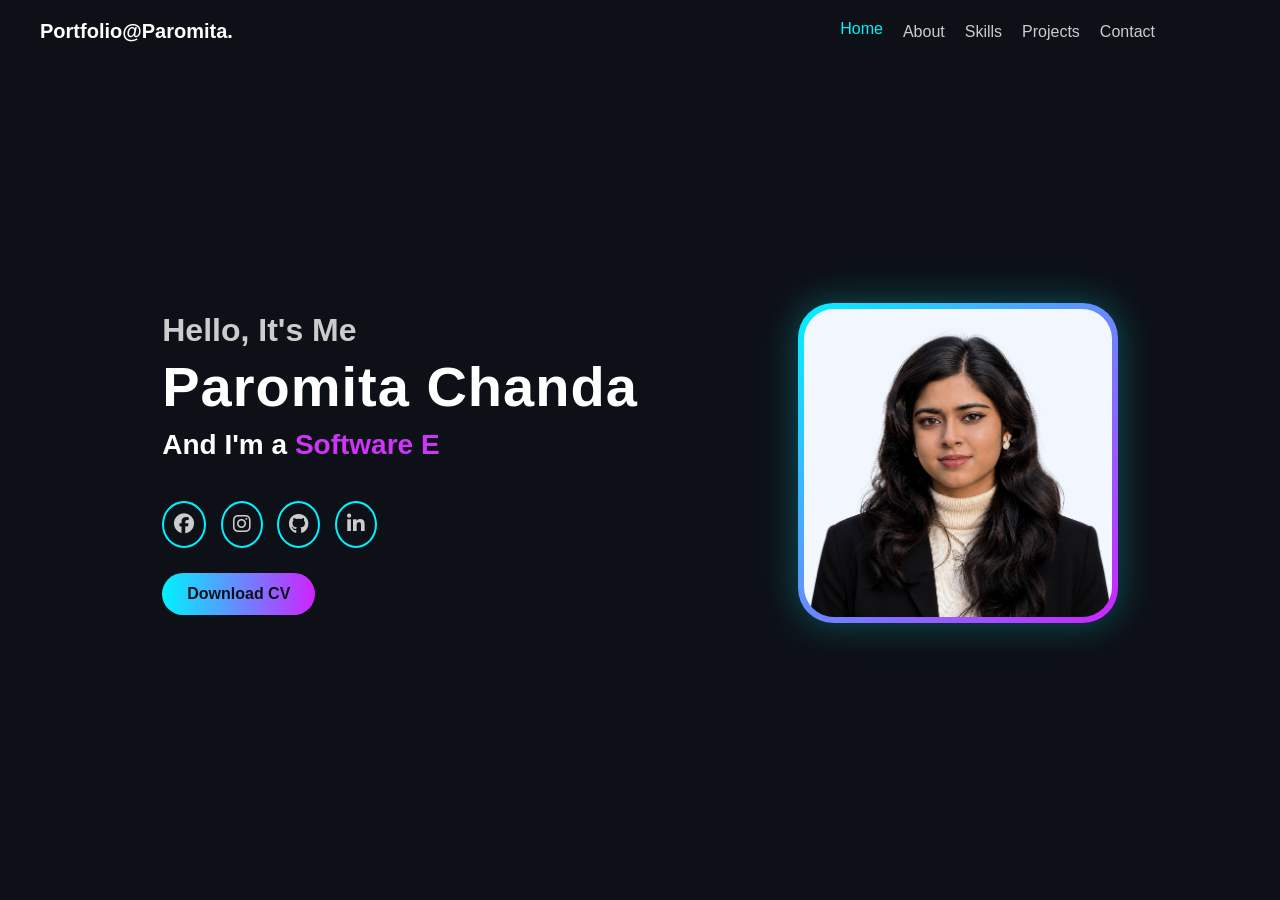
<file: index.html>
<!doctype html>
<html lang="en">
  <head>
    <meta charset="UTF-8" />
    <meta name="viewport" content="width=device-width, initial-scale=1.0" />
    <title>Paromita Chanda - Portfolio</title>
    <link rel="stylesheet" href="style.css" />
    <link
      rel="stylesheet"
      href="https://cdnjs.cloudflare.com/ajax/libs/font-awesome/6.4.0/css/all.min.css"
    />
  </head>
  <body>
    <header>
      <h3 class="logo">Portfolio@Paromita<span>.</span></h2>
      <nav>
        <a href="index.html" class="active">Home</a>
        <a href="about.html">About</a>
        <a href="skills.html">Skills</a>
        <a href="projects.html">Projects</a>
        <a href="contact.html">Contact</a>
        <!--<button id="theme-toggle" class="theme-btn"><i class="fas fa-sun"></i></button>-->
      </nav>
    </header>

    <section class="home">
      <div class="content">
        <h1>Hello, It's Me</h1>
        <h2>Paromita Chanda</h2>
        <h3>And I'm a <span class="typing-text"></span></h3>

        <!-- Action Group: Puts icons and button on the same line -->
        <div class="action-group">
          <div class="social-icons">
            <a
              href="https://www.facebook.com/share/1Bh2TRSA1r/?mibextid=qi2Omg"
              target="_blank"
            >
              <i class="fab fa-facebook"></i>
            </a>
            <a
              href="https://www.instagram.com/__paroomitaa__?igsh=MWxjNjQ3bGIxMGIy"
              target="_blank"
            >
              <i class="fab fa-instagram"></i>
            </a>
            <a href="https://github.com/Paromita22" target="_blank">
              <i class="fab fa-github"></i>
            </a>
            <a
              href="https://www.linkedin.com/in/paromita-chanda"
              target="_blank"
            >
              <i class="fab fa-linkedin-in"></i>
            </a>
          </div>

          <a href="cv.pdf" download="Paromita_Chanda_CV.pdf" class="btn"
            >Download CV</a
          >
        </div>
      </div>

      <div class="image-container">
        <img
          src="PAROMITA_CHANDA.png"
          alt="Profile Picture of Paromita"
          class="floating-img"
        />
      </div>
    </section>

    <script src="script.js"></script>
  </body>
</html>
</file>
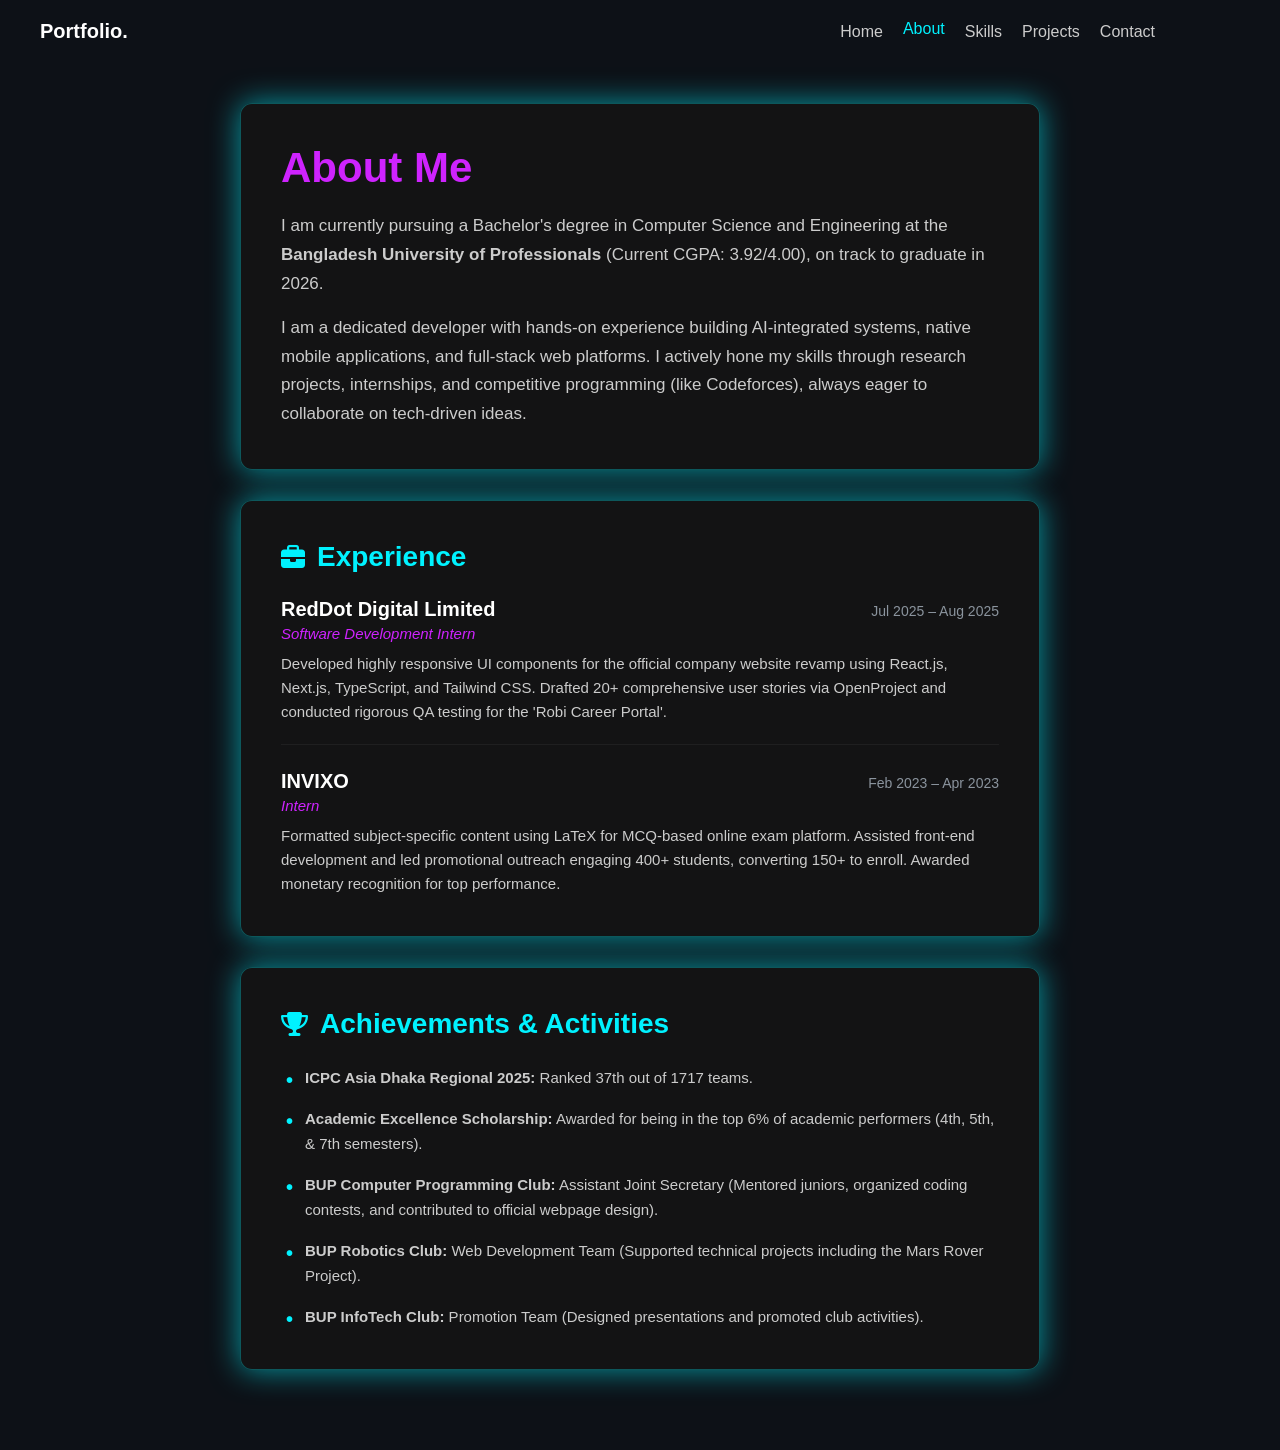
<file: about.html>
<!--<!doctype html>
<html lang="en">
  <head>
    <meta charset="UTF-8" />
    <meta name="viewport" content="width=device-width, initial-scale=1.0" />
    <title>About Me</title>
    <link rel="stylesheet" href="style.css" />
  </head>
  <body>
    <header>
      <h2 class="logo">Portfolio<span>.</span></h2>
      <nav>
        <a href="index.html">Home</a>
        <a href="about.html" class="active">About</a>
        <a href="skills.html">Skills</a>
        <a href="projects.html">Projects</a>
        <a href="contact.html">Contact</a>
      </nav>
    </header>
    
  <section class="about">
    <div class="about-container">
      <h1>About Me</h1>
      <p>I am currently pursuing a Bachelor's degree in Computer Science and Engineering at the Bangladesh University of Professionals, where I am in my 6th semester and on track to graduate in 2026. 
      I am passionate about building software and exploring the development side of technology, so I am actively honing my skills through projects, continuous learning, and hands-on coding.
      I also enjoy problem-solving and often challenge myself on platforms like Codeforces, where I sharpen my algorithmic thinking and coding efficiency.
      I am always eager to learn, grow, and collaborate on exciting tech-driven ideas!</p>
    </div>
  </section>
</body>
</html>


    <section class="about">
      <div class="about-container">
        <h1>About Me</h1>
        <p>
          I am currently pursuing a Bachelor's degree in Computer Science and
          Engineering at the Bangladesh University of Professionals (Current
          CGPA: 3.90/4.00), on track to graduate in 2026. I am a dedicated
          developer with hands-on experience building AI-integrated systems,
          native mobile applications, and full-stack web platforms.
        </p>

        <p>
          I actively hone my skills through impactful research projects,
          internships, and competitive programming (Platforms like Codeforces).
          I am always eager to learn, grow, and collaborate on exciting
          tech-driven ideas!
        </p>

        <hr style="border-color: #ce23fe; margin: 30px 0; opacity: 0.3" />

        <h2 style="color: #00f2ff; text-align: left; margin-bottom: 15px">
          Experience
        </h2>
        <div style="text-align: left; color: #ccc; margin-bottom: 20px">
          <h3 style="color: #fff">
            RedDot Digital Limited
            <span style="font-size: 14px; color: #aaa"
              >(Jul 2025 – Aug 2025)</span
            >
          </h3>
          <p style="margin-top: 5px; font-size: 15px">
            <i>Software Development Intern</i> - Developed highly responsive UI
            components using React.js, Next.js, TypeScript, and Tailwind CSS.
            Drafted comprehensive user stories and conducted rigorous QA testing
            for the 'Robi Career Portal'.
          </p>
        </div>
        <div style="text-align: left; color: #ccc">
          <h3 style="color: #fff">
            INVIXO
            <span style="font-size: 14px; color: #aaa"
              >(Feb 2023 – Apr 2023)</span
            >
          </h3>
          <p style="margin-top: 5px; font-size: 15px">
            <i>Intern</i> - Formatted subject-specific content using LaTeX for
            an MCQ-based online exam platform. Assisted in front-end development
            and led promotional outreach engaging 400+ students. Awarded
            monetary recognition for top performance.
          </p>
        </div>

        <hr style="border-color: #ce23fe; margin: 30px 0; opacity: 0.3" />

        <h2 style="color: #00f2ff; text-align: left; margin-bottom: 15px">
          Achievements & Extracurriculars
        </h2>
        <ul
          style="
            text-align: left;
            color: #ccc;
            font-size: 15px;
            line-height: 1.8;
            padding-left: 20px;
          "
        >
          <li>
            <b>ICPC Asia Dhaka Regional 2025:</b> Ranked 37th out of 1717 teams.
          </li>
          <li>
            <b>Academic Excellence Scholarship:</b> Awarded for being in the top
            6% of academic performers (4th, 5th, & 7th semesters).
          </li>
          <li>
            <b>BUP Computer Programming Club:</b> Assistant Joint Secretary
            (Mentored juniors, organized coding contests, and contributed to
            official webpage design).
          </li>
          <li>
            <b>BUP Robotics Club:</b> Web Development Team (Supported technical
            projects including the Mars Rover Project).
          </li>
          <li>
            <b>BUP InfoTech Club:</b> Promotion Team (Designed presentations and
            promoted club activities).
          </li>
        </ul>
      </div>
    </section>
  </body>
</html>
-->

<!doctype html>
<html lang="en">
  <head>
    <meta charset="UTF-8" />
    <meta name="viewport" content="width=device-width, initial-scale=1.0" />
    <title>About Me</title>
    <link rel="stylesheet" href="style.css" />
    <link
      rel="stylesheet"
      href="https://cdnjs.cloudflare.com/ajax/libs/font-awesome/6.4.0/css/all.min.css"
    />
  </head>
  <body>
    <header>
      <h2 class="logo">Portfolio<span>.</span></h2>
      <nav>
        <a href="index.html">Home</a>
        <a href="about.html" class="active">About</a>
        <a href="skills.html">Skills</a>
        <a href="projects.html">Projects</a>
        <a href="contact.html">Contact</a>
      </nav>
    </header>

    <section class="about-wrapper">
      <!-- Block 1: Bio Card -->
      <div class="about-card intro-card">
        <h1>About Me</h1>
        <p>
          I am currently pursuing a Bachelor's degree in Computer Science and
          Engineering at the
          <strong>Bangladesh University of Professionals</strong> (Current CGPA:
          3.92/4.00), on track to graduate in 2026.
        </p>
        <p>
          I am a dedicated developer with hands-on experience building
          AI-integrated systems, native mobile applications, and full-stack web
          platforms. I actively hone my skills through research projects,
          internships, and competitive programming (like Codeforces), always
          eager to collaborate on tech-driven ideas.
        </p>
      </div>

      <!-- Block 2: Professional Experience Block -->
      <div class="about-card exp-section-card">
        <h2 class="section-heading">
          <i class="fas fa-briefcase"></i> Experience
        </h2>

        <div class="job-block">
          <div class="job-header">
            <h3>RedDot Digital Limited</h3>
            <span class="job-date">Jul 2025 – Aug 2025</span>
          </div>
          <p class="job-title">Software Development Intern</p>
          <p class="job-desc">
            Developed highly responsive UI components for the official company
            website revamp using React.js, Next.js, TypeScript, and Tailwind
            CSS. Drafted 20+ comprehensive user stories via OpenProject and
            conducted rigorous QA testing for the 'Robi Career Portal'.
          </p>
        </div>

        <div class="job-block">
          <div class="job-header">
            <h3>INVIXO</h3>
            <span class="job-date">Feb 2023 – Apr 2023</span>
          </div>
          <p class="job-title">Intern</p>
          <p class="job-desc">
            Formatted subject-specific content using LaTeX for MCQ-based online
            exam platform. Assisted front-end development and led promotional
            outreach engaging 400+ students, converting 150+ to enroll. Awarded
            monetary recognition for top performance.
          </p>
        </div>
      </div>

      <!-- Block 3: Achievements & Extracurriculars -->
      <div class="about-card achievements-card">
        <h2 class="section-heading">
          <i class="fas fa-trophy"></i> Achievements & Activities
        </h2>
        <ul class="ach-list">
          <li>
            <strong>ICPC Asia Dhaka Regional 2025:</strong> Ranked 37th out of
            1717 teams.
          </li>
          <li>
            <strong>Academic Excellence Scholarship:</strong> Awarded for being
            in the top 6% of academic performers (4th, 5th, & 7th semesters).
          </li>
          <li>
            <strong>BUP Computer Programming Club:</strong> Assistant Joint
            Secretary (Mentored juniors, organized coding contests, and
            contributed to official webpage design).
          </li>
          <li>
            <strong>BUP Robotics Club:</strong> Web Development Team (Supported
            technical projects including the Mars Rover Project).
          </li>
          <li>
            <strong>BUP InfoTech Club:</strong> Promotion Team (Designed
            presentations and promoted club activities).
          </li>
        </ul>
      </div>
    </section>
  </body>
</html>
</file>
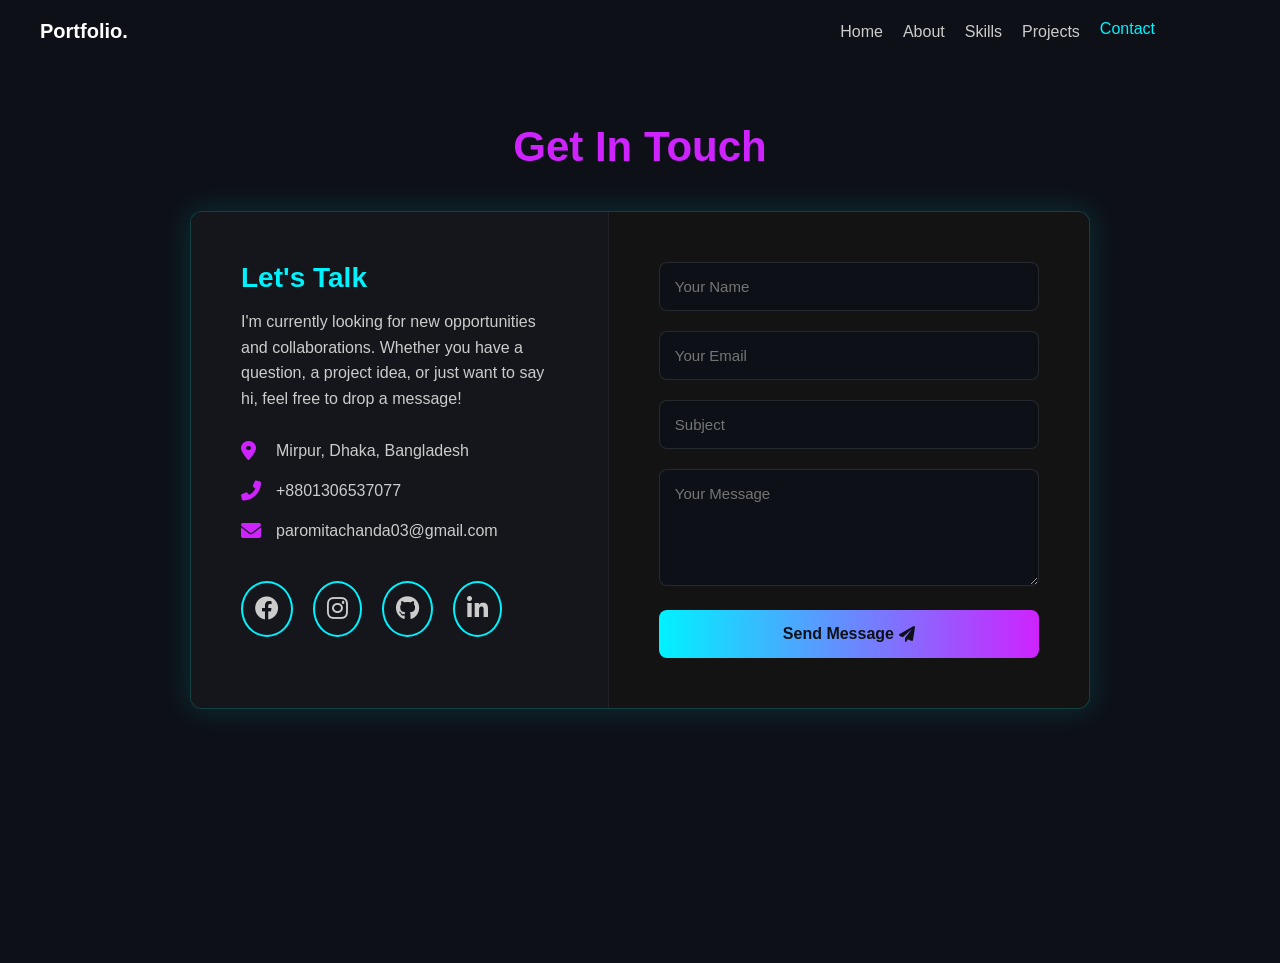
<file: contact.html>
<!doctype html>
<html lang="en">
  <head>
    <meta charset="UTF-8" />
    <meta name="viewport" content="width=device-width, initial-scale=1.0" />
    <title>Contact</title>
    <link rel="stylesheet" href="style.css" />
    <!-- Font Awesome for icons -->
    <link
      rel="stylesheet"
      href="https://cdnjs.cloudflare.com/ajax/libs/font-awesome/6.0.0-beta3/css/all.min.css"
    />
  </head>
  <body>
    <header>
      <h2 class="logo">Portfolio<span>.</span></h2>
      <nav>
        <a href="index.html">Home</a>
        <a href="about.html">About</a>
        <a href="skills.html">Skills</a>
        <a href="projects.html">Projects</a>
        <a href="contact.html" class="active">Contact</a>
      </nav>
    </header>

    <section class="contact-modern">
      <h1
        style="
          color: #ce23fe;
          text-align: center;
          font-size: 42px;
          margin-bottom: 40px;
          animation: fadeInUp 1s ease;
        "
      >
        Get In Touch
      </h1>

      <div class="contact-box">
        <!-- Left Side: Contact Information -->
        <div class="contact-info-panel">
          <h3 style="color: #00f2ff; font-size: 28px; margin-bottom: 15px">
            Let's Talk
          </h3>
          <p
            style="
              color: #ccc;
              margin-bottom: 30px;
              font-size: 16px;
              line-height: 1.6;
            "
          >
            I'm currently looking for new opportunities and collaborations.
            Whether you have a question, a project idea, or just want to say hi,
            feel free to drop a message!
          </p>

          <div class="info-item-modern">
            <i class="fas fa-map-marker-alt"></i>
            <span>Mirpur, Dhaka, Bangladesh</span>
          </div>
          <div class="info-item-modern">
            <i class="fas fa-phone-alt"></i>
            <span>+8801306537077</span>
          </div>
          <div class="info-item-modern">
            <i class="fas fa-envelope"></i>
            <span>paromitachanda03@gmail.com</span>
          </div>

          <div
            class="social-icons2"
            style="justify-content: flex-start; margin-top: 40px"
          >
            <a
              href="https://www.facebook.com/share/1Bh2TRSA1r/?mibextid=qi2Omg"
              target="_blank"
              ><i class="fab fa-facebook"></i
            ></a>
            <a
              href="https://www.instagram.com/__paroomitaa__?igsh=MWxjNjQ3bGIxMGIy"
              target="_blank"
              ><i class="fab fa-instagram"></i
            ></a>
            <a href="https://github.com/Paromita22" target="_blank"
              ><i class="fab fa-github"></i
            ></a>
            <a
              href="https://www.linkedin.com/in/paromita-chanda"
              target="_blank"
              ><i class="fab fa-linkedin-in"></i
            ></a>
          </div>
        </div>

        <!-- Right Side: Contact Form -->
        <div class="contact-form-panel">
          <!-- Replaced mailto with Web3Forms -->
          <form action="https://api.web3forms.com/submit" method="POST">
            <!-- Replace this value with the Access Key you get in your email -->
            <input
              type="hidden"
              name="access_key"
              value="c4dd8064-e218-48db-861c-760840c8a5a2"
            />

            <div class="input-group">
              <input type="text" name="name" placeholder="Your Name" required />
            </div>
            <div class="input-group">
              <input
                type="email"
                name="email"
                placeholder="Your Email"
                required
              />
            </div>
            <div class="input-group">
              <input
                type="text"
                name="subject"
                placeholder="Subject"
                required
              />
            </div>
            <div class="input-group">
              <textarea
                name="message"
                placeholder="Your Message"
                rows="5"
                required
              ></textarea>
            </div>

            <input
              type="hidden"
              name="redirect"
              value="https://personal-portfolio-beta-lake.vercel.app"
            />

            <button type="submit" class="btn-modern-submit">
              Send Message
              <i class="fas fa-paper-plane" style="margin-left: 5px"></i>
            </button>
          </form>
        </div>
      </div>
    </section>
    <!--
    <section class="contact">
      <h1>Contact Me</h1>
      <p>Feel free to reach out to me!</p>

     
      <div class="contact-info">
        <div class="info-item">
          <i class="fas fa-map-marker-alt"></i>
          <span>Mirpur, Dhaka, Bangladesh</span>
        </div>
        <div class="info-item">
          <i class="fas fa-envelope"></i>
          <span>paromitachanda03@gmail.com</span>
        </div>
      </div>


      <div class="social-icons2">
        <a
          href="https://www.facebook.com/share/1Bh2TRSA1r/?mibextid=qi2Omg"
          target="_blank"
        >
          <i class="fab fa-facebook"></i>
        </a>

        <a
          href="https://www.instagram.com/__paroomitaa__?igsh=MWxjNjQ3bGIxMGIy"
          target="_blank"
        >
          <i class="fab fa-instagram"></i>
        </a>

        <a href="https://github.com/Paromita22" target="_blank">
          <i class="fab fa-github"></i>
        </a>

        <a
          href="https://www.linkedin.com/in/paromita-chanda-37779a2a4?utm_source=share&utm_campaign=share_via&utm_content=profile&utm_medium=android_app"
          target="_blank"
        >
          <i class="fab fa-linkedin-in"></i>
        </a>
      </div>
    </section>
    -->
  </body>
</html>
</file>
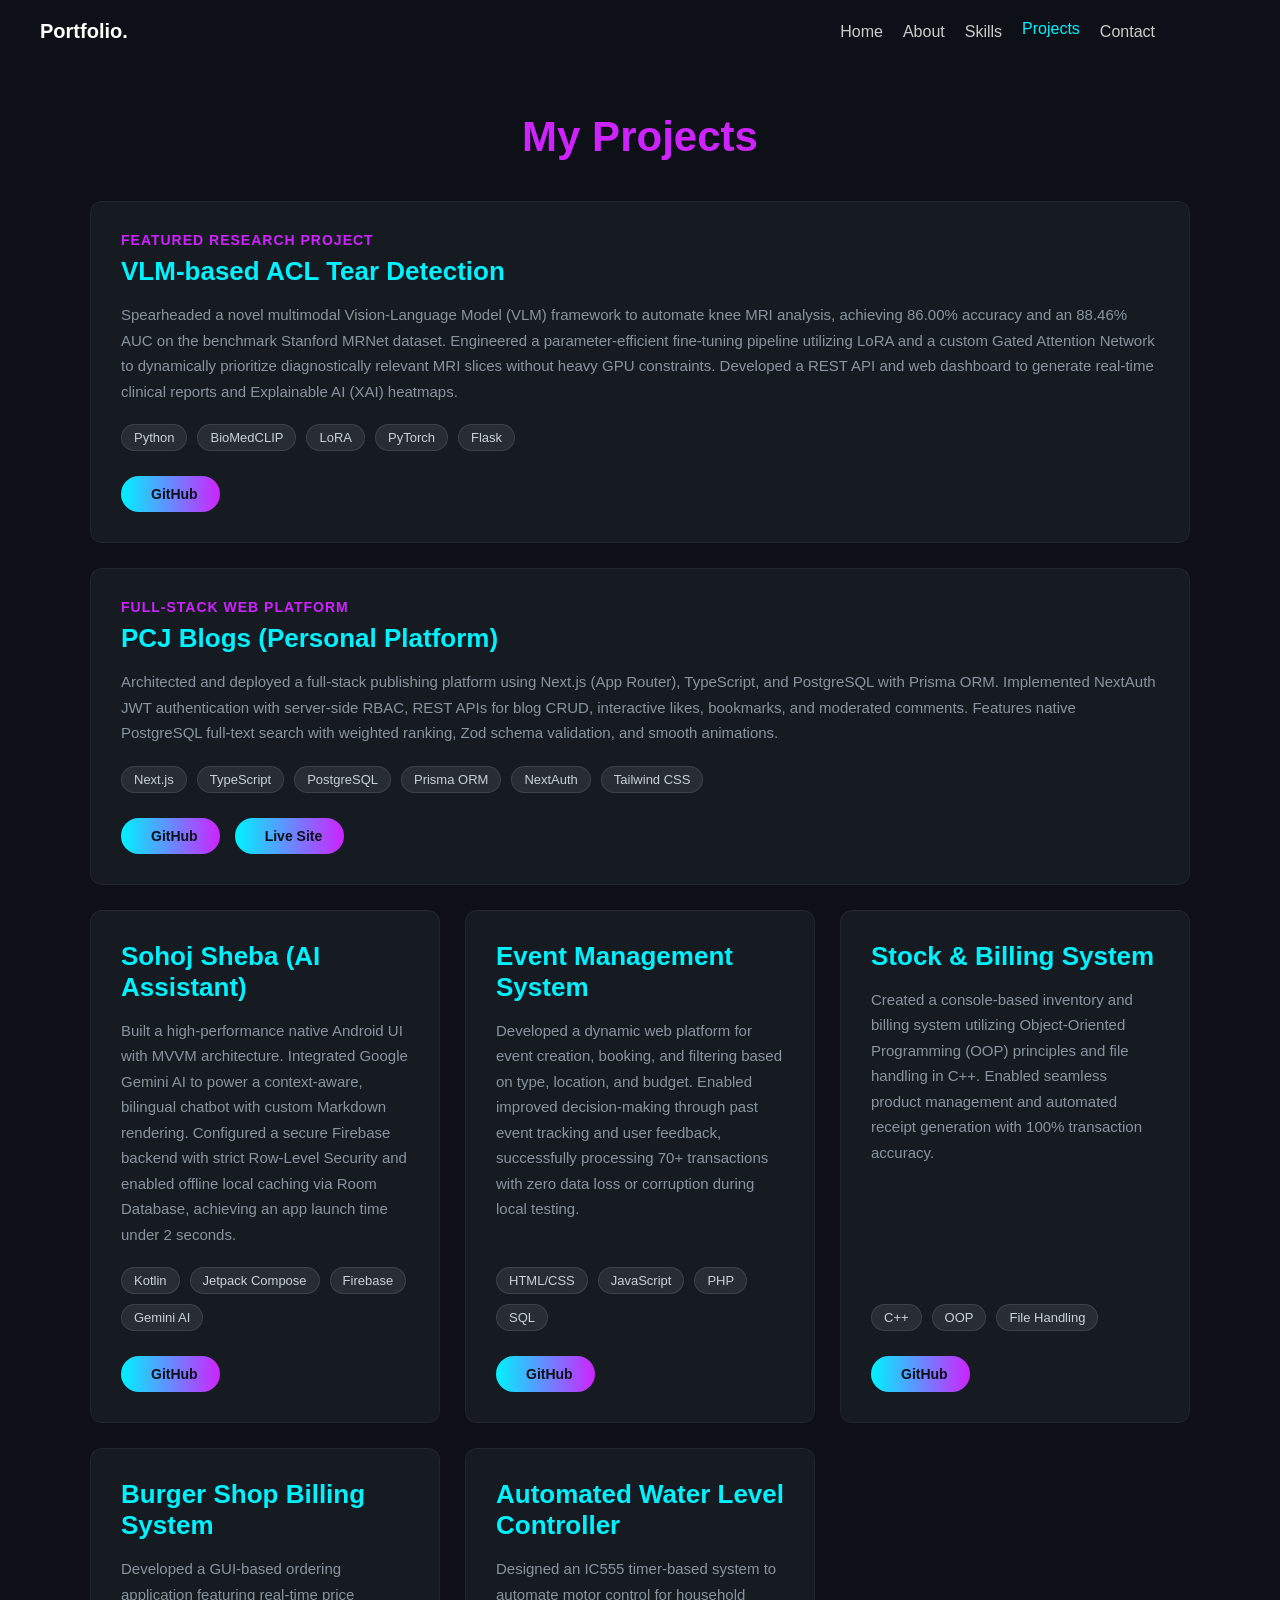
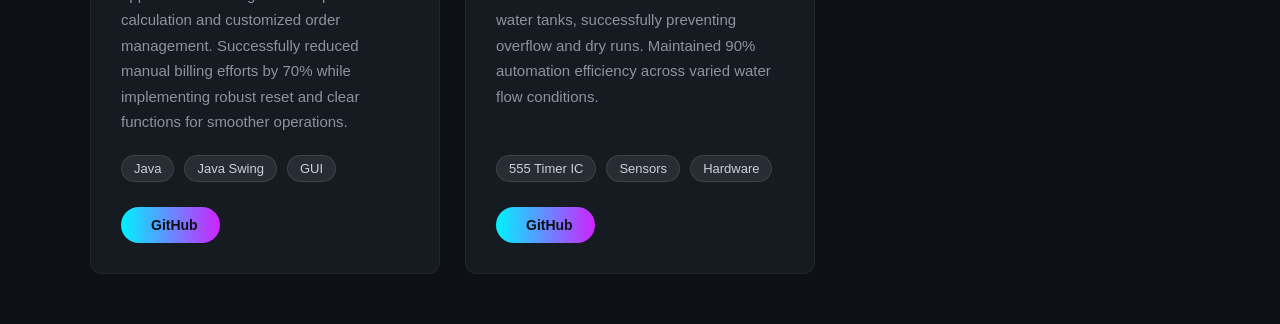
<file: projects.html>
<!doctype html>
<html lang="en">
  <head>
    <meta charset="UTF-8" />
    <meta name="viewport" content="width=device-width, initial-scale=1.0" />
    <title>My Projects</title>
    <link rel="stylesheet" href="style.css" />
  </head>
  <body>
    <header>
      <h2 class="logo">Portfolio<span>.</span></h2>
      <nav>
        <a href="index.html">Home</a>
        <a href="about.html">About</a>
        <a href="skills.html">Skills</a>
        <a href="projects.html" class="active">Projects</a>
        <a href="contact.html">Contact</a>
      </nav>
    </header>

<section class="projects">
    <h1>My Projects</h1>

    <div class="project-grid">
      
      <!-- Featured Project: VLM (Takes full width on desktop) -->
      <div class="project-card featured-project">
        <p class="project-subtitle">Featured Research Project</p>
        <h3>VLM-based ACL Tear Detection</h3>
        <p class="project-desc">
          Spearheaded a novel multimodal Vision-Language Model (VLM) framework to automate knee MRI analysis, achieving 86.00% accuracy and an 88.46% AUC on the benchmark Stanford MRNet dataset. Engineered a parameter-efficient fine-tuning pipeline utilizing LoRA and a custom Gated Attention Network to dynamically prioritize diagnostically relevant MRI slices without heavy GPU constraints. Developed a REST API and web dashboard to generate real-time clinical reports and Explainable AI (XAI) heatmaps.
        </p>
        <div class="tech-stack-tags">
          <span class="tag">Python</span>
          <span class="tag">BioMedCLIP</span>
          <span class="tag">LoRA</span>
          <span class="tag">PyTorch</span>
          <span class="tag">Flask</span>
        </div>
        <div class="project-links">
          <a href="https://github.com/Paromita22/VLM-based-ACL-tear-detection" target="_blank" class="btn-modern">
            <i class="fab fa-github"></i> GitHub
          </a>
        </div>
      </div>
      <!-- PCJ Blogs (Personal Platform) -->
      <div class="project-card featured-project">
        <p class="project-subtitle">Full-Stack Web Platform</p>
        <h3>PCJ Blogs (Personal Platform)</h3>
        <p class="project-desc">
          Architected and deployed a full-stack publishing platform using Next.js (App Router), TypeScript, and PostgreSQL with Prisma ORM. Implemented NextAuth JWT authentication with server-side RBAC, REST APIs for blog CRUD, interactive likes, bookmarks, and moderated comments. Features native PostgreSQL full-text search with weighted ranking, Zod schema validation, and smooth animations.
        </p>
        <div class="tech-stack-tags">
          <span class="tag">Next.js</span>
          <span class="tag">TypeScript</span>
          <span class="tag">PostgreSQL</span>
          <span class="tag">Prisma ORM</span>
          <span class="tag">NextAuth</span>
          <span class="tag">Tailwind CSS</span>
        </div>
        <div class="project-links">
          <a href="https://github.com/Paromita22/Blog" target="_blank" class="btn-modern">
            <i class="fab fa-github"></i> GitHub
          </a>
          <a href="https://pcj-blogs.vercel.app/" target="_blank" class="btn-modern">
            <i class="fas fa-external-link-alt"></i> Live Site
          </a>
        </div>
      </div>

      <!-- Sohoj Sheba -->
      <div class="project-card">
        <h3>Sohoj Sheba (AI Assistant)</h3>
        <p class="project-desc">
          Built a high-performance native Android UI with MVVM architecture. Integrated Google Gemini AI to power a context-aware, bilingual chatbot with custom Markdown rendering. Configured a secure Firebase backend with strict Row-Level Security and enabled offline local caching via Room Database, achieving an app launch time under 2 seconds.
        </p>
        <div class="tech-stack-tags">
          <span class="tag">Kotlin</span>
          <span class="tag">Jetpack Compose</span>
          <span class="tag">Firebase</span>
          <span class="tag">Gemini AI</span>
        </div>
        <div class="project-links">
          <a href="https://github.com/Paromita22/SohojSheba" target="_blank" class="btn-modern">
            <i class="fab fa-github"></i> GitHub
          </a>
        </div>
      </div>

      <!-- Event Management System -->
      <div class="project-card">
        <h3>Event Management System</h3>
        <p class="project-desc">
          Developed a dynamic web platform for event creation, booking, and filtering based on type, location, and budget. Enabled improved decision-making through past event tracking and user feedback, successfully processing 70+ transactions with zero data loss or corruption during local testing.
        </p>
        <div class="tech-stack-tags">
          <span class="tag">HTML/CSS</span>
          <span class="tag">JavaScript</span>
          <span class="tag">PHP</span>
          <span class="tag">SQL</span>
        </div>
        <div class="project-links">
          <a href="https://github.com/Paromita22/Event-Management-System" target="_blank" class="btn-modern">
            <i class="fab fa-github"></i> GitHub
          </a>
        </div>
      </div>

      <!-- Stock and Billing System -->
      <div class="project-card">
        <h3>Stock & Billing System</h3>
        <p class="project-desc">
          Created a console-based inventory and billing system utilizing Object-Oriented Programming (OOP) principles and file handling in C++. Enabled seamless product management and automated receipt generation with 100% transaction accuracy.
        </p>
        <div class="tech-stack-tags">
          <span class="tag">C++</span>
          <span class="tag">OOP</span>
          <span class="tag">File Handling</span>
        </div>
        <div class="project-links">
          <a href="https://github.com/Paromita22/Stock-and-Billing-System" target="_blank" class="btn-modern">
            <i class="fab fa-github"></i> GitHub
          </a>
        </div>
      </div>

      <!-- Burger Shop Billing System -->
      <div class="project-card">
        <h3>Burger Shop Billing System</h3>
        <p class="project-desc">
          Developed a GUI-based ordering application featuring real-time price calculation and customized order management. Successfully reduced manual billing efforts by 70% while implementing robust reset and clear functions for smoother operations.
        </p>
        <div class="tech-stack-tags">
          <span class="tag">Java</span>
          <span class="tag">Java Swing</span>
          <span class="tag">GUI</span>
        </div>
        <div class="project-links">
          <a href="https://github.com/Paromita22/Burger-Shop-Billing-System" target="_blank" class="btn-modern">
            <i class="fab fa-github"></i> GitHub
          </a>
        </div>
      </div>

      <!-- Automated Water Level Controller -->
      <div class="project-card">
        <h3>Automated Water Level Controller</h3>
        <p class="project-desc">
          Designed an IC555 timer-based system to automate motor control for household water tanks, successfully preventing overflow and dry runs. Maintained 90% automation efficiency across varied water flow conditions.
        </p>
        <div class="tech-stack-tags">
          <span class="tag">555 Timer IC</span>
          <span class="tag">Sensors</span>
          <span class="tag">Hardware</span>
        </div>
        <div class="project-links">
          <a href="https://github.com/Paromita22/Automated-Water-Level-Controller" target="_blank" class="btn-modern">
            <i class="fab fa-github"></i> GitHub
          </a>
        </div>
      </div>

    </div>
  </section>
      <!--
    <div class="project-list">
      
      <div class="project">
        <div class="project-details">
          <h3>Event Management System <span class="toggle-icon">▼</span></h3>
          <p>
            Developed a dynamic web platform for creating and managing events based on type, location, and budget. Includes user authentication, booking, reviews, and user history. Real-time data handled through a robust backend database.
          </p>
          <a href="https://github.com/Paromita22/Event-Management-System" target="_blank" class="btn">View on GitHub</a>
        </div>
      </div>

     
      <div class="project">
        <div class="project-details">
          <h3>Stock-and-Billing-System <span class="toggle-icon">▼</span></h3>
          <p>
            Console-based system using OOP and file handling in C++. Allows admins to manage inventory and users to shop with receipt generation. Ensures persistent data through text-based storage.
          </p>
          <a href="https://github.com/Paromita22/Stock-and-Billing-System" target="_blank" class="btn">View on GitHub</a>
        </div>
      </div>

      
      <div class="project">
        <div class="project-details">
          <h3>Automated Water Level Controller <span class="toggle-icon">▼</span></h3>
          <p>
            Built using IC555 timers to automate motor control for household tanks. Prevents overflow and dry runs, reducing manual work by 90%.
          </p>
          <a href="https://github.com/Paromita22/Automated-Water-Level-Controller" target="_blank" class="btn">View on GitHub</a>
        </div>
      </div>
  
  
      <div class="project">
        <div class="project-details">
          <h3 >Footstep Power Generator <span class="toggle-icon">▼</span></h3>
          <p>
            Designed a piezoelectric-based prototype that generates electricity from footsteps, demonstrated by lighting LEDs. Explores potential for energy harvesting in public spaces.
          </p>
          <a href="https://github.com/yourusername/footstep-power-generator" target="_blank" class="btn">View on GitHub</a>
        </div>
      </div>
    </div>
    --></section>

    <!-- Script for toggle effect -->
    <script>
      document.querySelectorAll(".project").forEach((card) => {
        card.querySelector(".toggle-icon").addEventListener("click", () => {
          card.classList.toggle("expanded");
        });
      });
    </script>
  </body>
</html>
</file>
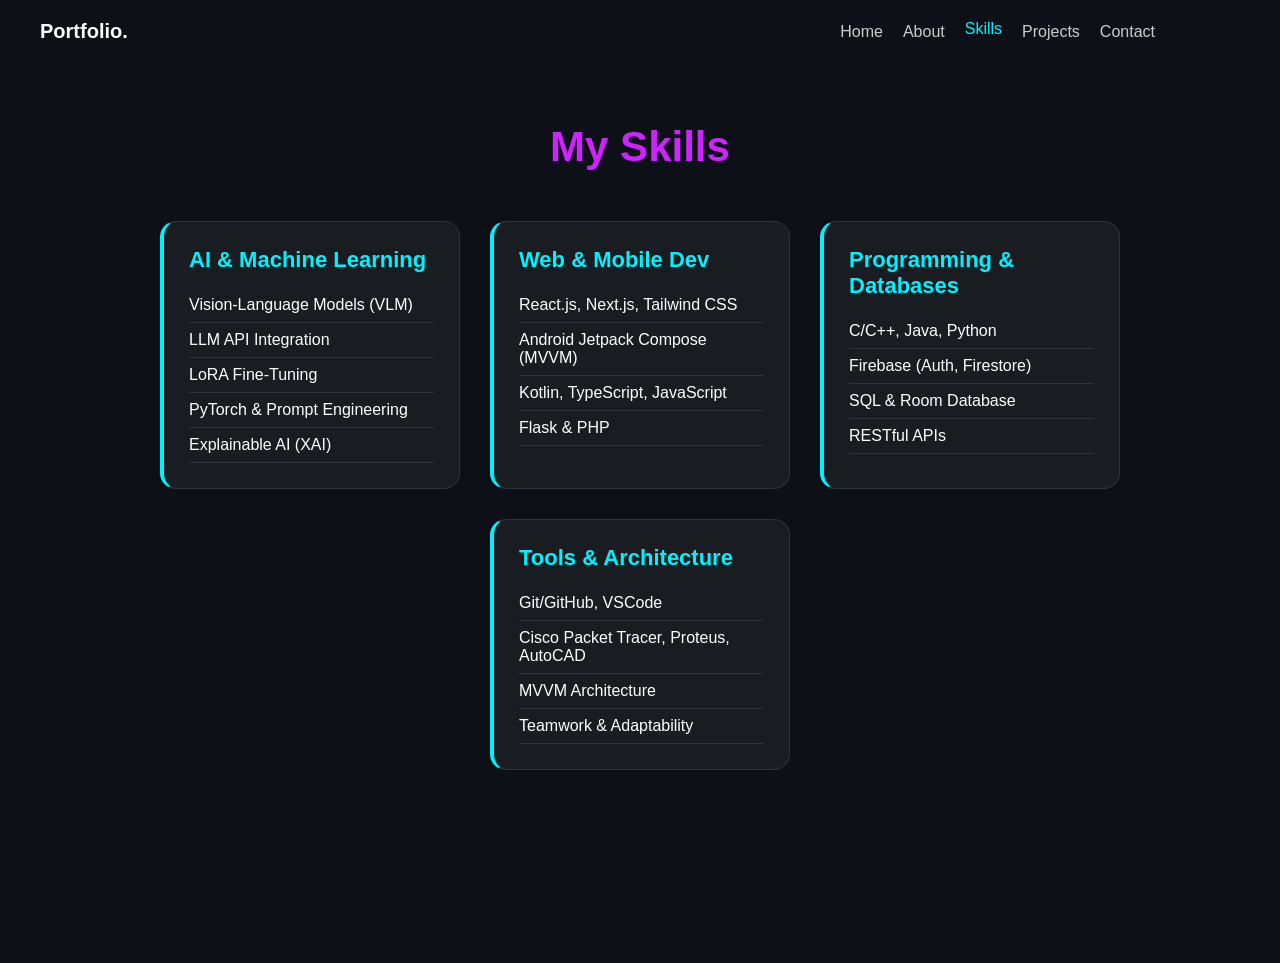
<file: skills.html>
<!doctype html>
<html lang="en">
  <head>
    <meta charset="UTF-8" />
    <meta name="viewport" content="width=device-width, initial-scale=1.0" />
    <title>Skills</title>
    <link rel="stylesheet" href="style.css" />
  </head>
  <body>
    <header>
      <h2 class="logo">Portfolio<span>.</span></h2>
      <nav>
        <a href="index.html">Home</a>
        <a href="about.html">About</a>
        <a href="skills.html" class="active">Skills</a>
        <a href="projects.html">Projects</a>
        <a href="contact.html">Contact</a>
      </nav>
    </header>

    <section class="skills-section">
      <h1 class="section-title">My Skills</h1>
      <!--
    <div class="skills-container">
      <div class="skill-card">
        <h2>Programming Languages</h2>
        <ul>
          <li>C/C++</li>
          <li>HTML</li>
          <li>CSS</li>
          <li>JavaScript</li>
          <li>SQL</li>
          <li>PHP</li>
          <li>Java</li>
          <li>Python</li>
        </ul>
      </div>

      <div class="skill-card">
        <h2>Tools</h2>
        <ul>
          <li>AutoCAD</li>
          <li>Cisco Packet Tracer</li>
          <li>Microsoft Powerpoint</li>
          <li>VSCode</li>
          <li>Git/GitHub</li>
        </ul>
      </div>

      <div class="skill-card">
        <h2>Soft Skills</h2>
        <ul>
          <li>Teamwork</li>
          <li>Active Listening</li>
          <li>Adaptability</li>
        </ul>
      </div>
    </div>
  </section>
</body>
</html>
-->

      <div class="skills-container">
        <!-- AI & ML -->
        <div class="skill-card">
          <h2>AI & Machine Learning</h2>
          <ul>
            <li>Vision-Language Models (VLM)</li>
            <li>LLM API Integration</li>
            <li>LoRA Fine-Tuning</li>
            <li>PyTorch & Prompt Engineering</li>
            <li>Explainable AI (XAI)</li>
          </ul>
        </div>

        <!-- Web & Mobile Dev -->
        <div class="skill-card">
          <h2>Web & Mobile Dev</h2>
          <ul>
            <li>React.js, Next.js, Tailwind CSS</li>
            <li>Android Jetpack Compose (MVVM)</li>
            <li>Kotlin, TypeScript, JavaScript</li>
            <li>Flask & PHP</li>
          </ul>
        </div>

        <!-- Programming & DB -->
        <div class="skill-card">
          <h2>Programming & Databases</h2>
          <ul>
            <li>C/C++, Java, Python</li>
            <li>Firebase (Auth, Firestore)</li>
            <li>SQL & Room Database</li>
            <li>RESTful APIs</li>
          </ul>
        </div>

        <!-- Tools & Soft Skills -->
        <div class="skill-card">
          <h2>Tools & Architecture</h2>
          <ul>
            <li>Git/GitHub, VSCode</li>
            <li>Cisco Packet Tracer, Proteus, AutoCAD</li>
            <li>MVVM Architecture</li>
            <li>Teamwork & Adaptability</li>
          </ul>
        </div>
      </div>
    </section>
  </body>
</html>
</file>
<file: style.css>
* {
  margin: 0;
  padding: 0;
  box-sizing: border-box;
  font-family: "Poppins", sans-serif;
}

body {
  background: #0d1117;
  color: #fff;
  min-height: 100vh;
  overflow-x: hidden; /* Merged from redundant body selector below */
}

/* Commented out redundant selector to clean up the stylesheet
body {
  overflow-x: hidden;
} 
*/

header {
  display: flex;
  justify-content: space-between;
  align-items: center;
  padding: 20px 40px;
  flex-wrap: wrap;
}

.logo {
  font-size: 20px;
  font-weight: bold;
  color: #fff;
}

.logo span {
  color: linear-gradient(to right, #00f2ff, #ce23fe);
}

nav {
  display: flex;
  flex-wrap: wrap;
  gap: 20px;
  margin-right: 85px;
}

nav a {
  text-decoration: none;
  color: #ccc;
  font-weight: 500;
  transition:
    color 0.3s,
    transform 0.3s;
}

nav a:hover,
nav a.active {
  color: #00f2ff;
  transform: translateY(-3px);
}

/* =========================================================================
   Commented out old .home styles - replaced by centered spacing layout below
   ========================================================================= */
/*
.home {
  display: flex;
  align-items: center;
  justify-content: space-between;
  flex-wrap: wrap;
  padding: 50px 80px; 
  gap: 40px;
}
*/

/* =========================================================================
   Commented out old .content styles - replaced by detailed typography below
   ========================================================================= */
/*
.content {
  max-width: 600px;
  margin-left: 30px; 
}

.content h1 {
  font-size: 36px;
}

.content h2 {
  font-size: 48px;
  font-weight: 700;
}

.content h3 {
  font-size: 28px;
  margin: 10px 0;
}
*/

.typing-text {
  color: linear-gradient(to right, #00f2ff, #ce23fe);
  border-right: 2px solid linear-gradient(to right, #00f2ff, #ce23fe);
  padding-right: 4px;
}

.content p {
  margin: 20px 0;
  line-height: 1.5;
  color: #aaa;
}

.social-icons a {
  display: inline-block;
  margin-right: 10px;
  font-size: 20px;
  color: #ccc;

  border: 2px solid #00f2ff;
  border-radius: 50%;
  padding: 10px;
  transition: 0.3s;
}

.social-icons a:hover {
  background: linear-gradient(to right, #00f2ff, #ce23fe);
  color: #0d1117;
}

/* =========================================================================
   Commented out old button styling - replaced by the margin-top 0 fix below
   ========================================================================= */
/*
.btn {
  display: inline-block;
  margin-top: 20px;
  padding: 12px 25px;
  background: linear-gradient(to right, #00f2ff, #ce23fe);
  color: #0d1117;
  border-radius: 25px;
  text-decoration: none;
  font-weight: bold;
  transition:
    transform 0.3s ease,
    background 0.3s ease;
}
*/

.btn:hover {
  transform: translateY(-4px); /* Moves the button up slightly */
  background: linear-gradient(to right, #00f2ff, #ce23fe);
}

/* =========================================================================
   Commented out old image container - replaced by the glow/softer border below
   ========================================================================= */
/*
.image-container {
  width: 300px;
  margin-right: 55px;
  opacity: 0;
  animation: slideInRight 1.2s forwards;
}

.image-container img {
  width: 100%;
  border-radius: 20px;
  background: linear-gradient(to right, #00f2ff, #ce23fe);
  padding: 10px;
  animation: float 4s ease-in-out infinite;
}
*/

@keyframes float {
  0%,
  100% {
    transform: translateY(0px);
  }
  50% {
    transform: translateY(-20px);
  }
}

/* 
@media (max-width: 768px) {
  header {
    flex-direction: column;
    align-items: flex-start;
  }

  .home {
    flex-direction: column;
    align-items: center;
    text-align: center;
  }

  .image-container {
    width: 220px;
  }

  .content h2 {
    font-size: 36px;
  }

  .content h3 {
    font-size: 22px;
  }
}
*/
/* Animation keyframes */
@keyframes slideInLeft {
  from {
    opacity: 0;
    transform: translateX(-50px);
  }
  to {
    opacity: 1;
    transform: translateX(0);
  }
}

@keyframes slideInRight {
  from {
    opacity: 0;
    transform: translateX(50px);
  }
  to {
    opacity: 1;
    transform: translateX(0);
  }
}

@keyframes fadeInUp {
  from {
    opacity: 0;
    transform: translateY(30px);
  }
  to {
    opacity: 1;
    transform: translateY(0);
  }
}

/* Apply animations */
.content h1,
.content h2,
.content h3,
.social-icons,
.btn {
  opacity: 0;
  animation: slideInLeft 1s forwards;
}

.content h2 {
  animation-delay: 0.3s;
}

.content h3 {
  animation-delay: 0.5s;
}

.social-icons {
  animation-delay: 0.7s;
}

.btn {
  animation-delay: 0.9s;
}

.typing-text .highlight {
  color: #ce35f8;
  font-weight: bold;
}

/* for skills page */
.skills-section {
  padding: 60px 40px;
  background-color: #0d1117;
  color: #fff;
  min-height: 100vh;
}

.section-title {
  font-size: 42px;
  text-align: center;
  margin-bottom: 50px;
  color: #ce23fe;
  transition:
    transform 0.3s ease,
    color 0.3s ease;
}

.section-title:hover {
  color: #00f2ff;
  transform: translateY(-5px); /* Same transformation as Contact Me */
}

.skills-container {
  display: flex;
  flex-wrap: wrap;
  justify-content: center;
  gap: 30px;
}

.skill-card {
  background: rgba(255, 255, 255, 0.05);
  border: 1px solid rgba(255, 255, 255, 0.1);
  border-left: 4px solid #00f2ff;
  padding: 25px;
  border-radius: 16px;
  width: 300px;
  transition:
    transform 0.3s,
    border-left-color 0.3s;
  animation: slideInLeft 1s ease forwards;
}

.skill-card:hover {
  transform: translateY(-10px);
  border-left-color: #ce23fe;
}

.skill-card h2 {
  font-size: 22px;
  margin-bottom: 15px;
  color: #00f2ff;
}

.skill-card ul {
  list-style: none;
  padding-left: 0;
}

.skill-card ul li {
  padding: 8px 0;
  border-bottom: 1px solid rgba(255, 255, 255, 0.1);
  font-size: 16px;
}

@media (max-width: 768px) {
  .skills-container {
    flex-direction: column;
    align-items: center;
  }
}

/* =========================================================================
   Commented out old monolithic about styles - replaced by the split layout 
   ========================================================================= */
/*
.about {
  display: flex;
  justify-content: center;
  align-items: center;
  min-height: 100vh;
  padding: 50px;
  background-color: #0d1117;
}

.about-container {
  background: rgba(20, 20, 20, 0.8); 
  padding: 40px;
  border-radius: 12px;
  max-width: 800px;
  width: 100%;
  text-align: center;
  box-shadow: 0 10px 30px rgba(89, 190, 201, 0.992);
  animation: fadeInUp 1s ease forwards;
}

.about h1 {
  font-size: 42px;
  color: #ce23fe;
  margin-bottom: 20px;
  transition:
    color 0.3s,
    transform 0.3s;
}

.about h1:hover {
  color: #00f2ff;
  transform: translateY(-5px);
}

.about p {
  font-size: 18px;
  line-height: 1.6;
  color: #ccc;
  margin-top: 20px;
}
*/

/* Add a subtle animation when the page loads */
@keyframes fadeInUp {
  from {
    opacity: 0;
    transform: translateY(30px);
  }
  to {
    opacity: 1;
    transform: translateY(0);
  }
}

/* Responsive Styling */
@media (max-width: 768px) {
  .about-container {
    padding: 20px;
    max-width: 90%;
  }

  .about h1 {
    font-size: 36px;
  }

  .about p {
    font-size: 16px;
  }
}

/* Contact Page Styles */
.contact {
  padding: 50px;
  text-align: center;
  background-color: #0d1117;
}

.contact h1 {
  font-size: 42px;
  color: #ce23fe;
  margin-bottom: 20px;
  transition:
    color 0.3s,
    transform 0.3s;
}

.contact h1:hover {
  color: #00f2ff;
  transform: translateY(-5px);
}

.contact p {
  font-size: 18px;
  line-height: 1.6;
  color: #ccc;
  margin-top: 20px;
}

/* Contact Information Section */
.contact-info {
  display: flex;
  flex-direction: column;
  align-items: center;
  margin-top: 30px;
}

.info-item {
  display: flex;
  align-items: center;
  justify-content: center;
  margin: 15px 0;
  font-size: 18px;
  color: #ccc;
  text-align: center;

  opacity: 0;
  animation: fadeInUp 1s forwards;
}

.info-item:nth-child(1) {
  animation-delay: 0.3s;
}

.info-item:nth-child(2) {
  animation-delay: 0.6s;
}

.info-item i {
  font-size: 22px;
  color: #00f2ff;
  margin-right: 10px;
  display: flex;
  align-items: center;
  justify-content: center;
}

/* Social Icons */
.social-icons2 {
  display: flex;
  justify-content: center;
  gap: 20px;
  margin-top: 30px;

  opacity: 0;
  animation: fadeInUp 1s forwards;
  animation-delay: 0.9s;
}

.social-icons2 a {
  font-size: 24px;
  color: #ccc;
  border: 2px solid #00f2ff;
  border-radius: 50%;
  padding: 12px;
  transition:
    background 0.3s,
    color 0.3s;
}

.social-icons2 a:hover {
  background: linear-gradient(to right, #00f2ff, #ce23fe);
  color: #0d1117;
}

/* Animation Keyframes */
@keyframes fadeInUp {
  from {
    opacity: 0;
    transform: translateY(30px);
  }
  to {
    opacity: 1;
    transform: translateY(0);
  }
}

/* Responsive */
@media (max-width: 768px) {
  .contact-info {
    flex-direction: column;
    align-items: center;
  }

  .info-item {
    font-size: 16px;
  }

  .social-icons a {
    font-size: 20px;
  }
}

/* ==================================================================================
   Commented out old project accordion details - Replaced by the CSS Grid card layout
   ================================================================================== */
/*
.projects {
  padding: 50px 30px;
  text-align: center;
  background-color: #0d1117;
}

.projects h1 {
  font-size: 42px;
  color: #ce23fe;
  margin-bottom: 40px;
  animation: fadeInUp 1s;
  transition:
    color 0.3s ease,
    transform 0.3s ease; 
}
.projects h1:hover {
  color: #00f2ff;
  transform: translateY(-5px);
}

.project-list {
  display: flex;
  flex-wrap: wrap;
  justify-content: center;
  gap: 30px;
}

.project {
  background: #161b22;
  border-radius: 20px;
  padding: 30px;
  max-width: 400px;
  width: 100%;
  color: #ccc;
  box-shadow: 0 0 15px rgba(0, 242, 255, 0.1);
  cursor: pointer;
  transition:
    transform 0.3s ease,
    background 0.3s ease;
  animation: fadeInUp 1s forwards;
  animation-delay: 0.3s;
}

.project:hover {
  transform: translateY(-8px);
  background: #1f242d;
}

.project h3 {
  font-size: 22px;
  margin-bottom: 10px;
  color: #00f2ff;
  display: inline-block;
}

.project .toggle-icon {
  font-size: 18px;
  margin-left: 10px;
  cursor: pointer;
  transition: transform 0.3s;
}

.project.expanded .toggle-icon {
  transform: rotate(180deg); 
}

.project-details p {
  display: none;
  margin-top: 10px;
  color: #aaa;
  font-size: 16px;
  line-height: 1.4;
  transition:
    max-height 0.4s ease,
    opacity 0.4s ease;
}

.project.expanded .project-details p {
  display: block;
}

.project .btn {
  margin-top: 15px;
  font-size: 14px;
  padding: 10px 20px;
}

.toggle-icon {
  color: rgb(193, 184, 184); 
}
*/

/* 
@media (max-width: 768px) {

  header {
    flex-direction: column;
    align-items: center; 
    padding: 20px; 

  nav {
    margin-right: 0; 
    justify-content: center;
    gap: 15px;
    margin-top: 15px;
  }

  nav a {
    font-size: 14px;
  }

 
  .home {
    flex-direction: column;
    align-items: center;
    text-align: center;
    padding: 40px 20px; 
    gap: 20px;
  }

  .content {
    margin-left: 0; 
  }

  .content h1 {
    font-size: 28px;
  }

  .content h2 {
    font-size: 32px;
  }

  .content h3 {
    font-size: 20px;
  }

  .image-container {
    width: 250px;
    margin-right: 0; 
    margin-top: 20px; 
  }

  
  .social-icons {
    display: flex;
    justify-content: center;
    flex-wrap: wrap;
  }
}
*/
/* ============================================
   NEW MODERN PROJECTS GRID LAYOUT
   ============================================ */
.projects {
  padding: 50px 5%; /* Flexible padding */
  background-color: #0d1117;
  text-align: center; /* Centers the H1 */
  min-height: 100vh;
}

.projects h1 {
  font-size: 42px;
  color: #ce23fe;
  margin-bottom: 40px;
  animation: fadeInUp 1s ease;
}

/* Uses CSS Grid to automatically create rows and columns */
.project-grid {
  display: grid;
  grid-template-columns: repeat(auto-fit, minmax(320px, 1fr));
  gap: 25px;
  max-width: 1100px;
  margin: 0 auto;
}

/* Makes the first project take up the whole row on large screens */
@media (min-width: 768px) {
  .featured-project {
    grid-column: 1 / -1;
  }
}

.project-card {
  background: #161b22;
  border: 1px solid rgba(255, 255, 255, 0.05);
  border-radius: 12px;
  padding: 30px;
  text-align: left; /* Crucial for readability */
  transition:
    transform 0.3s ease,
    border-color 0.3s ease;
  animation: fadeInUp 1s forwards;
  opacity: 0;
  display: flex;
  flex-direction: column;
}

.project-card:hover {
  transform: translateY(-5px);
  border-color: rgba(0, 242, 255, 0.5); /* Subtle glow on hover */
}

/* Stagger the animations */
.project-card:nth-child(1) {
  animation-delay: 0.1s;
}
.project-card:nth-child(2) {
  animation-delay: 0.2s;
}
.project-card:nth-child(3) {
  animation-delay: 0.3s;
}
.project-card:nth-child(4) {
  animation-delay: 0.4s;
}
.project-card:nth-child(5) {
  animation-delay: 0.5s;
}
.project-card:nth-child(6) {
  animation-delay: 0.6s;
}

.project-subtitle {
  color: #ce23fe;
  font-size: 14px;
  text-transform: uppercase;
  letter-spacing: 1px;
  margin-bottom: 8px;
  font-weight: bold;
}

.project-card h3 {
  font-size: 26px;
  color: #00f2ff; /* Restored Cyan Color */
  margin-bottom: 15px;
}
.project-desc {
  color: #8b949e; /* Lighter reading text */
  font-size: 15px;
  line-height: 1.7;
  margin-bottom: 20px;
  flex-grow: 1; /* Pushes tags and buttons to the bottom evenly */
}

/* Pill Tags */
.tech-stack-tags {
  display: flex;
  flex-wrap: wrap;
  gap: 10px;
  margin-bottom: 25px;
}

.tag {
  background: rgba(255, 255, 255, 0.08);
  color: #c9d1d9;
  font-size: 13px;
  padding: 5px 12px;
  border-radius: 20px;
  font-weight: 500;
  border: 1px solid rgba(255, 255, 255, 0.1);
}

/* Modern Dark Button */
.project-links {
  display: flex;
  gap: 15px;
}

.btn-modern {
  display: inline-flex;
  align-items: center;
  gap: 8px;
  padding: 10px 22px;
  background: linear-gradient(
    to right,
    #00f2ff,
    #ce23fe
  ); /* Restored Gradient */
  color: #0d1117; /* Dark text for contrast against gradient */
  border: none;
  border-radius: 25px; /* Pill-shaped button */
  text-decoration: none;
  font-size: 14px;
  font-weight: bold;
  transition: transform 0.3s ease;
}

.btn-modern:hover {
  transform: translateY(-3px); /* Subtle lift on hover */
  color: #0d1117; /* Keeps text readable on hover */
}
.btn-modern i {
  font-size: 16px;
}

/* ==========================================
   MODERN SEPARATED ABOUT PAGE STYLING
   ========================================== */
.about-wrapper {
  display: flex;
  flex-direction: column;
  align-items: center;
  gap: 30px; /* Gap between the separate cards */
  padding: 40px 20px 80px 20px;
  background-color: #0d1117;
  min-height: 100vh;
}

/* Commented out - Overridden by the high-glow active styling block at the bottom of the file
.about-card {
  background: rgba(20, 20, 20, 0.85);
  border: 1px solid rgba(255, 255, 255, 0.05);
  padding: 40px;
  border-radius: 12px;
  max-width: 800px;
  width: 100%;
  box-shadow: 0 10px 30px rgba(0, 242, 255, 0.1); 
  animation: fadeInUp 1s ease forwards;
  text-align: left; 
}
*/

/* Intro specific styles */
.intro-card {
  text-align: center; /* Only the main header is centered */
}

.intro-card h1 {
  font-size: 42px;
  color: #ce23fe;
  margin-bottom: 20px;
}

.intro-card p {
  font-size: 17px;
  line-height: 1.7;
  color: #ccc;
  margin-top: 15px;
  text-align: left; /* Keeps paragraph reading text left-aligned */
}

/* Headers for inner cards */
.section-heading {
  font-size: 28px;
  color: #00f2ff;
  margin-bottom: 25px;
  display: flex;
  align-items: center;
  gap: 12px;
}

.section-heading i {
  font-size: 24px;
}

/* Job Block Styling */
.job-block {
  margin-bottom: 25px;
  border-bottom: 1px solid rgba(255, 255, 255, 0.05);
  padding-bottom: 20px;
}

.job-block:last-child {
  margin-bottom: 0;
  border-bottom: none;
  padding-bottom: 0;
}

.job-header {
  display: flex;
  justify-content: space-between;
  align-items: baseline;
  flex-wrap: wrap;
  gap: 10px;
}

.job-header h3 {
  color: #fff;
  font-size: 20px;
}

.job-date {
  color: #8b949e;
  font-size: 14px;
}

.job-title {
  color: #ce23fe;
  font-size: 15px;
  font-weight: 500;
  margin-top: 4px;
  font-style: italic;
}

.job-desc {
  color: #ccc;
  font-size: 15px;
  line-height: 1.6;
  margin-top: 10px;
}

/* Achievements List */
.ach-list {
  list-style: none;
  padding-left: 0;
}

.ach-list li {
  position: relative;
  padding-left: 24px;
  margin-bottom: 15px;
  font-size: 15px;
  color: #ccc;
  line-height: 1.7;
}

.ach-list li:last-child {
  margin-bottom: 0;
}

/* Bullet-point icons replacement */
.ach-list li::before {
  content: "•";
  color: #00f2ff;
  font-weight: bold;
  font-size: 20px;
  position: absolute;
  left: 5px;
  top: -2px;
}

/* Media Query tweaks for smaller screens */
@media (max-width: 768px) {
  .about-card {
    padding: 25px;
  }
  .job-header {
    flex-direction: column;
    gap: 4px;
  }
}

/* ==========================================
   MODERN CONTACT PAGE STYLING
   ========================================== */
.contact-modern {
  padding: 60px 20px;
  background-color: #0d1117;
  min-height: 100vh;
  display: flex;
  flex-direction: column;
  align-items: center;
}

.contact-box {
  display: flex;
  flex-wrap: wrap;
  background: rgba(20, 20, 20, 0.9);
  border: 1px solid rgba(0, 242, 255, 0.2);
  border-radius: 12px;
  max-width: 900px;
  width: 100%;
  box-shadow: 0 0 30px rgba(0, 242, 255, 0.15); /* Soft cyan glow */
  overflow: hidden;
  animation: fadeInUp 1s ease forwards;
}

.contact-info-panel {
  flex: 1;
  min-width: 300px;
  padding: 50px;
  background: rgba(22, 27, 34, 0.5); /* Slightly lighter dark background */
  border-right: 1px solid rgba(255, 255, 255, 0.05);
}

.contact-form-panel {
  flex: 1.2;
  min-width: 320px;
  padding: 50px;
}

/* Info Items (Left Side) */
.info-item-modern {
  display: flex;
  align-items: center;
  margin-bottom: 20px;
  color: #ccc;
  font-size: 16px;
}

.info-item-modern i {
  color: #ce23fe; /* Purple icons */
  font-size: 20px;
  width: 35px; /* Keeps text aligned nicely */
}

/* Form Styling (Right Side) */
.input-group {
  margin-bottom: 20px;
}

.input-group input,
.input-group textarea {
  width: 100%;
  padding: 15px;
  background: #0d1117;
  border: 1px solid rgba(255, 255, 255, 0.1);
  border-radius: 8px;
  color: #fff;
  font-size: 15px;
  font-family: "Poppins", sans-serif;
  transition:
    border-color 0.3s ease,
    box-shadow 0.3s ease;
}

.input-group input:focus,
.input-group textarea:focus {
  outline: none;
  border-color: #00f2ff;
  box-shadow: 0 0 10px rgba(0, 242, 255, 0.2);
}

.input-group textarea {
  resize: vertical;
}

/* Submit Button */
.btn-modern-submit {
  display: inline-flex;
  align-items: center;
  justify-content: center;
  width: 100%;
  padding: 15px;
  background: linear-gradient(to right, #00f2ff, #ce23fe);
  color: #0d1117;
  border: none;
  border-radius: 8px;
  font-size: 16px;
  font-weight: bold;
  cursor: pointer;
  transition: transform 0.3s ease;
}

.btn-modern-submit:hover {
  transform: translateY(-3px);
}

/* Responsive Fixes */
@media (max-width: 768px) {
  .contact-box {
    flex-direction: column;
  }
  .contact-info-panel,
  .contact-form-panel {
    padding: 30px;
    border-right: none;
    border-bottom: 1px solid rgba(255, 255, 255, 0.05);
  }
}

/* --- REPLACE YOUR EXISTING .home CLASS WITH THIS --- */
.home {
  display: flex;
  align-items: center;
  justify-content: center; /* This pulls the text and image together */
  gap: 160px; /* Controls the exact distance between text and image */
  padding: 100px 5%; /* Better top/bottom breathing room */
  flex-wrap: wrap;
  min-height: calc(100vh - 100px);
}

.content {
  max-width: 600px;
  margin-left: 0; /* Removes old awkward margin */
}

.content h1 {
  font-size: 32px;
  color: #ccc;
  margin-bottom: 5px;
}

.content h2 {
  font-size: 56px;
  font-weight: 700;
  margin-bottom: 10px;
  letter-spacing: 1px;
}

.content h3 {
  font-size: 28px;
  margin-bottom: 40px; /* Adds perfect spacing before the buttons */
}

/* ==========================================
   Commented out - Overridden by the flex-direction: column layout block below
   ========================================== */
/*
.action-group {
  display: flex;
  align-items: center;
  gap: 30px; 
  flex-wrap: wrap;
}
*/

/* --- MODIFY YOUR EXISTING .btn TO REMOVE THE TOP MARGIN --- */
.btn {
  display: inline-block;
  margin-top: 0; /* Changed this from 20px to 0 */
  padding: 12px 25px;
  background: linear-gradient(to right, #00f2ff, #ce23fe);
  color: #0d1117;
  border-radius: 25px;
  text-decoration: none;
  font-weight: bold;
  transition:
    transform 0.3s ease,
    background 0.3s ease;
}

/* --- REPLACE YOUR EXISTING .image-container CLASSES WITH THIS --- */
.image-container {
  width: 320px;
  margin-right: 0; /* Removes old awkward margin */
  opacity: 0;
  animation: slideInRight 1.2s forwards;

  /* Modern styling: Softer rounded corners, thinner border, and a glow */
  padding: 6px;
  border-radius: 35px;
  background: linear-gradient(to bottom right, #00f2ff, #ce23fe);
  box-shadow: 0 0 35px rgba(0, 242, 255, 0.3); /* Matches the About page glow */
}

.image-container img {
  width: 100%;
  border-radius: 30px; /* Slightly smaller than container to fit nicely inside */
  display: block; /* Removes weird empty space below images */
  animation: float 4s ease-in-out infinite;
}

.action-group {
  display: flex;
  flex-direction: column; /* Puts the button on the next line */
  align-items: flex-start; /* Keeps them aligned to the left */
  gap: 25px; /* Gap between the icons and the button */
}

/* ==========================================
   LIGHT MODE OVERRIDES
   ========================================== */
/* The Toggle Button itself */
.theme-btn {
  background: transparent;
  border: none;
  color: #ccc;
  font-size: 20px;
  cursor: pointer;
  margin-left: 15px;
  transition:
    transform 0.3s ease,
    color 0.3s ease;
}

.theme-btn:hover {
  color: #00f2ff;
  transform: translateY(-3px);
}

/* Light Mode: Backgrounds & Main Text */
body.light-mode {
  background-color: #f6f8fa; /* Soft GitHub-style light gray */
  color: #1f2328; /* Dark gray/black text */
}

/* Light Mode: Headings & Logos */
body.light-mode .logo,
body.light-mode .content h2,
body.light-mode .content h3,
body.light-mode .job-header h3,
body.light-mode .about-card h1 {
  color: #1f2328;
}

/* Light Mode: Paragraphs and Muted Text */
body.light-mode p,
body.light-mode .project-desc,
body.light-mode .job-desc,
body.light-mode .ach-list li,
body.light-mode nav a,
body.light-mode .info-item-modern {
  color: #555555;
}

body.light-mode nav a:hover,
body.light-mode nav a.active {
  color: #ce23fe; /* Changes nav hover to purple for better contrast */
}

/* Light Mode: Cards (Projects, About, Contact) */
body.light-mode .project-card,
body.light-mode .about-card,
body.light-mode .contact-box {
  background: #ffffff;
  border: 1px solid rgba(0, 0, 0, 0.1);
  box-shadow: 0 10px 30px rgba(0, 0, 0, 0.05); /* Softer gray shadow */
}

/* Retain the hover glow but adapt for light mode */
body.light-mode .project-card:hover,
body.light-mode .about-card:hover {
  border-color: #ce23fe;
  box-shadow: 0 10px 30px rgba(206, 35, 248, 0.2);
}

body.light-mode .contact-info-panel {
  background: #f0f2f5;
  border-right: 1px solid rgba(0, 0, 0, 0.1);
}

/* Light Mode: Tags & Form Inputs */
body.light-mode .tag {
  background: #e1e4e8;
  color: #24292e;
  border: 1px solid #d1d5da;
}

body.light-mode .input-group input,
body.light-mode .input-group textarea {
  background: #ffffff;
  color: #1f2328;
  border: 1px solid #ccc;
}

body.light-mode .input-group input:focus,
body.light-mode .input-group textarea:focus {
  border-color: #ce23fe;
  box-shadow: 0 0 10px rgba(206, 35, 248, 0.2);
}

/* Light Mode: Social Icons */
body.light-mode .social-icons a,
body.light-mode .social-icons2 a {
  border-color: #1f2328;
  color: #1f2328;
}

body.light-mode .social-icons a:hover,
body.light-mode .social-icons2 a:hover {
  background: linear-gradient(to right, #00f2ff, #ce23fe);
  border-color: transparent;
  color: #ffffff;
}

/* ==========================================
   Commented out old about card - replaced by the high-glow active styling block below
   ========================================== */
/*
.about-card {
  background: rgba(20, 20, 20, 0.85);
  border: 1px solid rgba(255, 255, 255, 0.05);
  padding: 40px;
  border-radius: 12px;
  max-width: 800px;
  width: 100%;
  box-shadow: 0 10px 30px rgba(0, 242, 255, 0.1); 
  animation: fadeInUp 1s ease forwards;
  text-align: left; 
}
*/

/* Individual card styling with vibrant cyan glow */
.about-card {
  background: rgba(20, 20, 20, 0.9);
  border: 1px solid rgba(0, 242, 255, 0.3); /* Cyan tinted border */
  padding: 40px;
  border-radius: 12px;
  max-width: 800px;
  width: 100%;

  /* Restored your bright, signature cyan glow */
  box-shadow: 0 0 30px rgba(0, 242, 255, 0.6);

  /* Smooth transition for active hover effects */
  transition:
    transform 0.3s ease,
    box-shadow 0.3s ease,
    border-color 0.3s ease;
  animation: fadeInUp 1s ease forwards;
  text-align: left;
}

/* Highly interactive hover effect */
.about-card:hover {
  transform: translateY(-8px); /* Card lifts up */
  border-color: #ce23fe; /* Border shifts to purple */

  /* Glow color shifts to purple on hover */
  box-shadow: 0 0 35px rgba(206, 35, 248, 0.8);
}

/* Responsive adjustments for Mobile & Tablets */
/* Responsive adjustments for Mobile & Tablets */
@media (max-width: 768px) {
  /* Compact Header & Navigation */
  header {
    flex-direction: column;
    align-items: center;
    padding: 15px;
  }

  nav {
    margin-right: 0;
    justify-content: center;
    gap: 15px;
    margin-top: 10px;
  }

  nav a {
    font-size: 14px;
  }

  /* Compact Home Section */
  .home {
    flex-direction: column;
    align-items: center;
    text-align: center;
    padding: 20px 15px;
    gap: 20px;
    min-height: auto;
  }

  .content {
    margin-left: 0;
  }

  .content h1 {
    font-size: 20px;
    margin-bottom: 5px;
  }

  .content h2 {
    font-size: 32px;
    margin-bottom: 8px;
  }

  .content h3 {
    font-size: 18px;
    margin-bottom: 20px; /* Reduced from 40px to save space */
  }

  .action-group {
    flex-direction: row; /* Aligns social icons and download button side-by-side */
    justify-content: center;
    align-items: center;
    gap: 15px;
    width: 100%;
  }

  /* Compact social icons */
  .social-icons {
    display: flex;
    justify-content: center;
    gap: 8px;
  }

  .social-icons a {
    font-size: 16px;
    padding: 8px;
    margin-right: 0;
  }

  .btn {
    font-size: 13px;
    padding: 10px 20px;
    margin-top: 0;
  }

  /* Compact, well-proportioned image container */
  .image-container {
    width: 180px;
    margin-right: 0;
    margin-top: 15px;
    border-radius: 25px;
    padding: 5px;
    box-shadow: 0 0 20px rgba(0, 242, 255, 0.3);
  }

  .image-container img {
    border-radius: 21px;
  }
}
</file>
